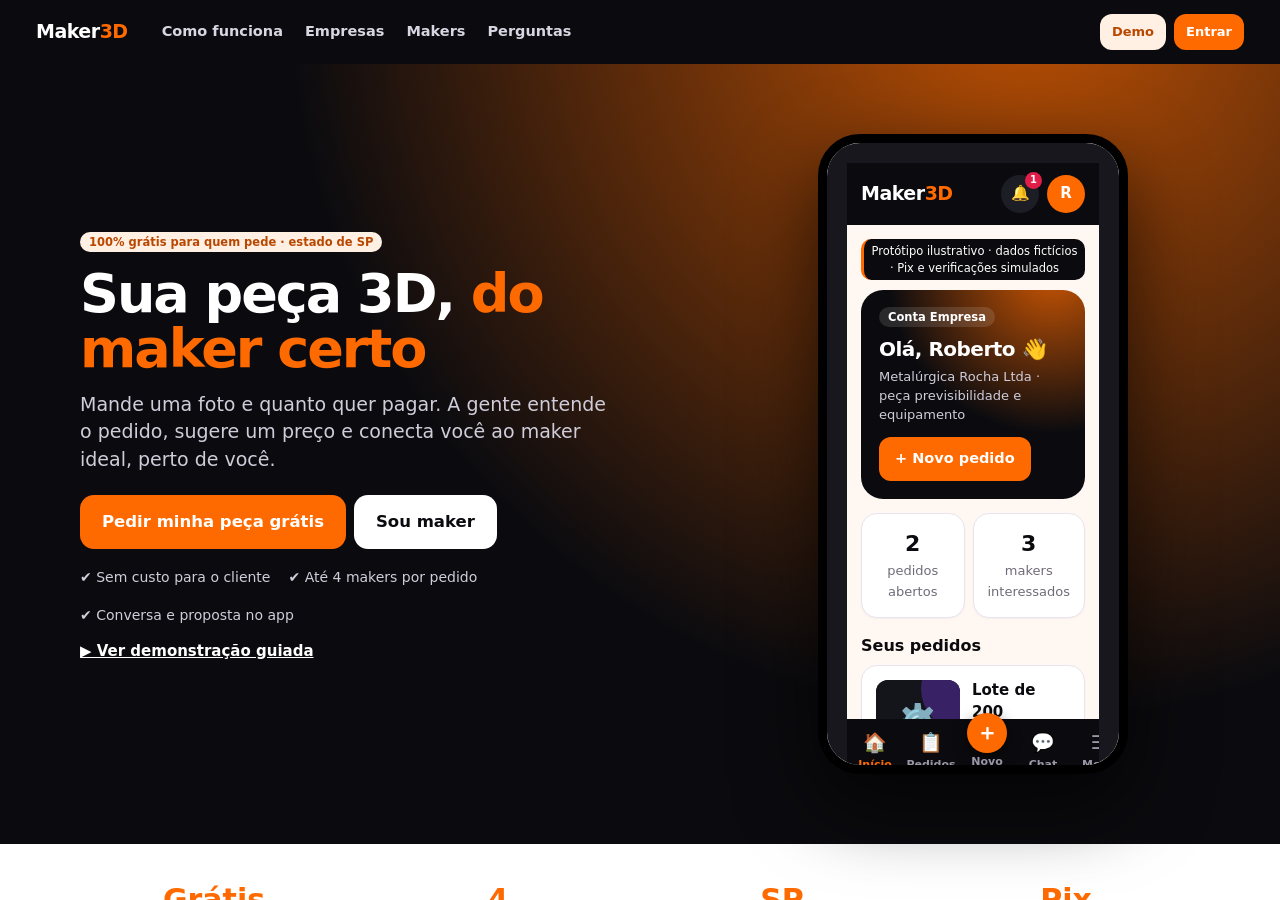
<file: index.html>
<!doctype html>
<html lang="pt-BR">
<head>
<meta charset="utf-8">
<meta name="viewport" content="width=device-width,initial-scale=1,viewport-fit=cover">
<meta name="theme-color" content="#0b0b0f">
<meta name="description" content="Protótipo de marketplace de impressão 3D: conecte clientes e makers.">
<title>Maker3D Protótipo</title>
<link rel="manifest" href="manifest.json">
<link rel="icon" href="icon.svg" type="image/svg+xml">
<link rel="apple-touch-icon" href="icon.svg">
<link rel="stylesheet" href="style.css">
</head>
<body class="public">
<div id="stage">
  <aside id="side"></aside>
  <div id="phone"><header id="top"></header><main id="app"></main><nav id="bar"></nav></div>
</div>
<div id="toast" role="status"></div><div id="modal"></div>
<script src="core.js"></script>
<script src="data.js"></script>
<script src="views_public.js"></script>
<script src="views_client.js"></script>
<script src="views_maker.js"></script>
<script src="views_admin.js"></script>
<script src="views_site.js"></script>
<script src="boot.js"></script>
</body>
</html>
</file>
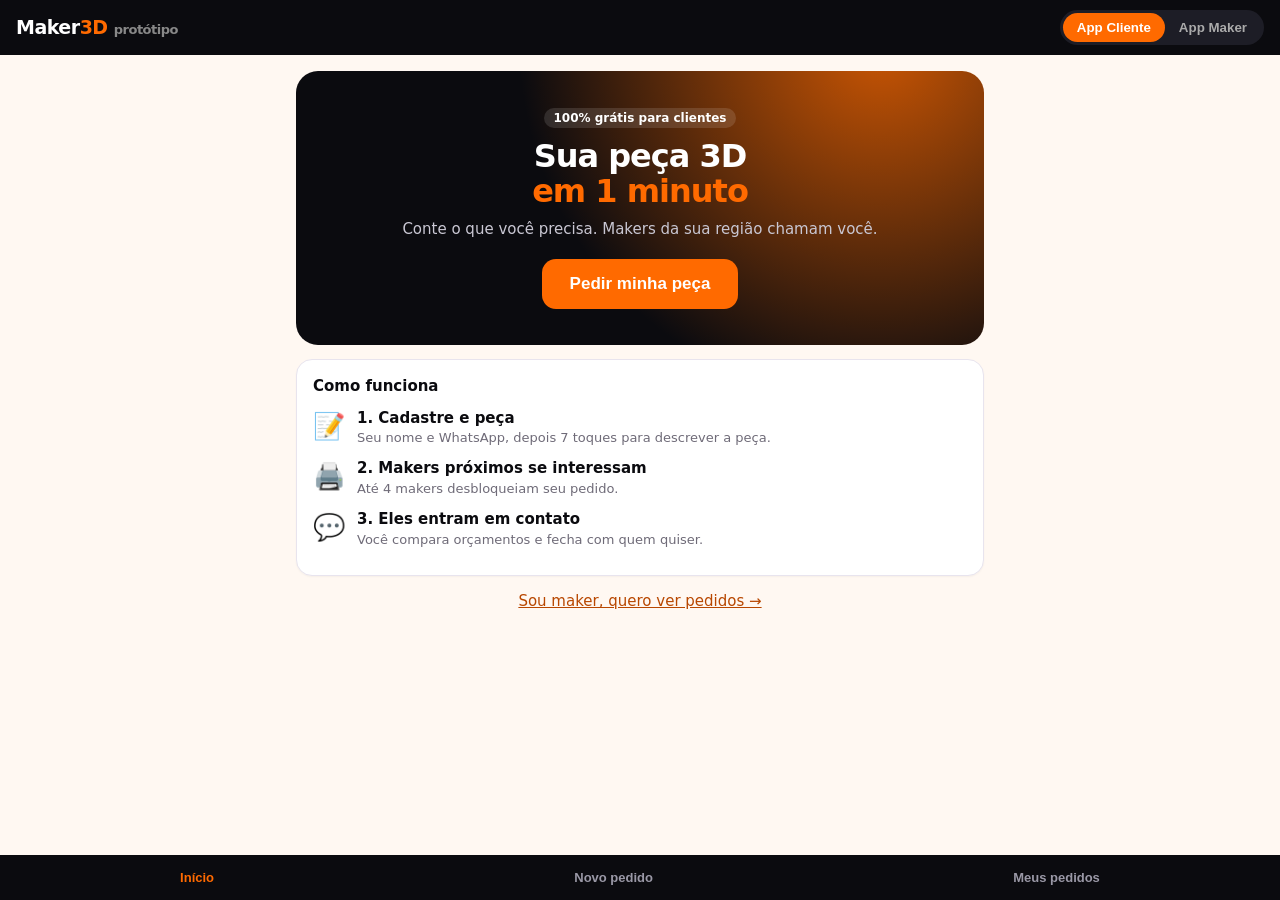
<file: v1-prototipo-simples/index.html>
<!doctype html>
<html lang="pt-BR">
<head>
<meta charset="utf-8">
<meta name="viewport" content="width=device-width,initial-scale=1">
<title>Maker3D Protótipo</title>
<style>
:root,body.client{--pri:#ff6a00;--pri2:#fff0e3;--priInk:#b84700;--bg:#fff8f2}
body.maker{--pri:#7c3aed;--pri2:#f0e8ff;--priInk:#5b21b6;--bg:#f7f4ff}
:root{--card:#fff;--ink:#0b0b0f;--mut:#6f6b78;--line:#e8e4ee;--bad:#d93a3a}
*{box-sizing:border-box}body{margin:0;background:var(--bg);color:var(--ink);font:15px/1.45 system-ui,Segoe UI,sans-serif;padding-bottom:80px;transition:background .3s}
header{position:sticky;top:0;z-index:5;background:#0b0b0f;color:#fff;padding:10px 16px;display:flex;gap:10px;align-items:center;flex-wrap:wrap}
.logo{font-weight:800;font-size:19px;letter-spacing:-.5px}.logo b{color:var(--pri)}.logo .mut{color:#888}
.sw{display:flex;background:#1d1d26;border-radius:99px;padding:3px;margin-left:auto}
.sw button{border:0;background:none;color:#aaa;padding:7px 14px;border-radius:99px;font-weight:700;cursor:pointer}
.sw button.on{background:var(--pri);color:#fff}
.coin{background:var(--pri);color:#fff;font-weight:800;padding:5px 12px;border-radius:99px}
main{max-width:720px;margin:0 auto;padding:16px}
h2{margin:6px 0 14px;font-size:24px;letter-spacing:-.5px}h3{margin:18px 0 8px}
.card{background:var(--card);border:1px solid var(--line);border-radius:16px;padding:16px;margin-bottom:12px;box-shadow:0 1px 2px rgba(0,0,0,.04)}
.row{display:flex;gap:8px;flex-wrap:wrap;align-items:center}.sp{justify-content:space-between}
.tag{font-size:12px;font-weight:700;background:var(--pri2);color:var(--priInk);padding:3px 10px;border-radius:99px}
.tag.ok{background:#0b0b0f;color:#fff}.tag.bad{background:#fde3e3;color:var(--bad)}.tag.warn{background:var(--pri2);color:var(--priInk)}
.mut{color:var(--mut);font-size:13px}
button.b{background:var(--pri);color:#fff;border:0;border-radius:12px;padding:11px 18px;font-weight:800;cursor:pointer;font-size:15px;transition:transform .1s,filter .15s}
button.b:hover{filter:brightness(1.08)}button.b:active{transform:scale(.97)}
button.b.s{background:var(--pri2);color:var(--priInk)}button.b.r{background:#fde3e3;color:var(--bad)}button.b.g{background:#0b0b0f;color:#fff}
button.b.big{padding:15px 28px;font-size:17px;border-radius:14px}button.b:disabled{opacity:.45}
label{display:block;font-weight:700;font-size:13px;margin:10px 0 4px}
input,select,textarea{width:100%;padding:11px;border:2px solid var(--line);border-radius:12px;background:#fff;color:var(--ink);font:inherit;outline:0}
input:focus,select:focus,textarea:focus{border-color:var(--pri)}
.g2{display:grid;grid-template-columns:1fr 1fr;gap:10px}
nav{position:fixed;bottom:0;left:0;right:0;background:#0b0b0f;display:flex;justify-content:space-around;padding:6px 0;z-index:5}
nav button{background:none;border:0;color:#9a98a6;font-weight:700;padding:9px 10px;cursor:pointer;font-size:13px}nav button.on{color:var(--pri)}
.hero{background:radial-gradient(circle at 85% -10%,var(--pri) -15%,transparent 55%),#0b0b0f;color:#fff;border-radius:22px;padding:36px 22px;text-align:center;margin-bottom:14px}
.hero h1{font-size:32px;line-height:1.1;margin:10px 0;letter-spacing:-1px}.hero h1 span{color:var(--pri)}
.hero p{color:#c9c7d3;margin:0 0 18px}.hero .tag{background:#ffffff1f;color:#fff}
.hero.sm{text-align:left;padding:20px}.hero.sm h2{margin:0;font-size:22px}
.chips{display:flex;gap:8px;flex-wrap:wrap}.chip{display:inline-block;margin:0;border:2px solid var(--line);background:#fff;border-radius:99px;padding:9px 15px;font-weight:700;cursor:pointer;font-size:14px}
.chip:has(input:checked){border-color:var(--pri);background:var(--pri2);color:var(--priInk)}
.step{display:flex;gap:9px;align-items:center;font-weight:800;margin:18px 0 8px}
.step i{background:var(--pri);color:#fff;border-radius:50%;width:24px;height:24px;display:grid;place-items:center;font-style:normal;font-size:13px;flex:none}
.how{display:flex;gap:12px;align-items:flex-start;margin:10px 0}.how .ic{font-size:26px}
.lock{filter:blur(5px);user-select:none}
#toast{position:fixed;left:50%;bottom:90px;transform:translateX(-50%);background:#0b0b0f;color:#fff;padding:10px 18px;border-radius:99px;opacity:0;transition:.25s;pointer-events:none;z-index:9;border:2px solid var(--pri)}#toast.on{opacity:1}
.pack{display:flex;justify-content:space-between;align-items:center}
a{color:var(--priInk)}
</style>
</head>
<body>
<header>
  <div class="logo">Maker<b>3D</b> <span class="mut">protótipo</span></div>
  <span id="coin" class="coin" style="display:none"></span>
  <div class="sw"><button id="swC">App Cliente</button><button id="swM">App Maker</button></div>
</header>
<main id="app"></main>
<nav id="nav"></nav>
<div id="toast"></div>
<script>
const KEY='m3d_v2';
const $=s=>document.querySelector(s);
const esc=s=>String(s??'').replace(/[&<>"]/g,c=>({'&':'&amp;','<':'&lt;','>':'&gt;','"':'&quot;'}[c]));
const brl=n=>'R$ '+Number(n).toFixed(0);
const FIN={unica:'Cor única',multi:'Multicolorido',pintado:'Aceita pintado'};
const BASE=[150,250,400]; // moedinhas por desbloqueio (até R$100 / até R$400 / acima)
const MOD_DISC=0.7; // modelador paga 70%
const fm=n=>'R$ '+Number(n).toFixed(2).replace('.',',');
const packs=()=>[{t:500,p:S.firstBuy?50:34.9,n:S.firstBuy?'Pacote 500':'Primeira compra',first:!S.firstBuy},{t:1100,p:100,n:'Pacote 1100 (+10%)'},{t:2800,p:250,n:'Pacote 2800 (+12%)'}];

function seed(){
  const d=n=>{const x=new Date();x.setDate(x.getDate()+n);return x.toISOString().slice(0,10)};
  const mk=(id,client,phone,title,desc,mat,qty,fin,days,min,max,cep,unl,files)=>({id,client,phone,title,desc,material:mat,qty,finish:fin,deadline:d(days),min,max,cep,unlocks:unl,max_unl:4,status:'aberto',mine:false,files,demand:files.length?'arquivo':'modelagem'});
  return {
    role:'client',view:{client:'home',maker:'board'},
    orders:[
      mk(1,'Carlos Mendes','11999990001','Suporte de headset','Suporte para mesa, altura 25cm.','PLA',2,'unica',10,30,80,'13015-000',1,['suporte.stl']),
      mk(2,'Ana Paula Souza','11988880002','Miniaturas RPG (8 unid.)','Preciso modelar e imprimir 8 miniaturas de heróis, pintadas.','Resina',8,'pintado',20,250,400,'13010-100',0,[]),
      mk(3,'Metalúrgica Rocha','11977770003','Lote 200 engates plásticos','Peça técnica em ABS, lote para linha de montagem.','ABS',200,'unica',30,1200,2000,'13050-200',2,['engate.step','desenho.pdf']),
      mk(4,'Julia Ramos','11966660004','Vaso geométrico multicolorido','Vaso decorativo, 3 cores.','PETG',1,'multi',7,60,100,'13020-300',3,['vaso.stl']),
      mk(5,'Pedro Alves','11955550005','Peça de reposição lavadora','Tenho foto da peça quebrada, preciso copiar e imprimir.','Não sei',1,'unica',12,40,90,'13035-400',0,['foto.jpg'])
    ],
    unlocks:[], tokens:0, firstBuy:false, history:[],
    maker:{type:'impressor',name:'Meu Estúdio 3D',cep:'13015-500',raio:30,printers:['FDM','Resina'],volume:'256x256x256',materials:['PLA','PETG','ABS'],multi:true,paint:true,model:false,bio:''},
    client:{name:'Cliente Teste',phone:'11900000000'}
  };
}
let S; try{S=JSON.parse(localStorage.getItem(KEY))}catch(e){} if(!S||!S.orders)S=seed();
S.chats=S.chats||{};S.freeUsed=S.freeUsed||false;
const save=()=>{try{localStorage.setItem(KEY,JSON.stringify(S))}catch(e){}};
function toast(m){const t=$('#toast');t.textContent=m;t.classList.add('on');setTimeout(()=>t.classList.remove('on'),2200)}

// ---------- regras ----------
const cost=o=>Math.round(BASE[o.max<=100?0:o.max<=400?1:2]*(S.maker.type==='modelador'?MOD_DISC:1));
const status=o=>o.status!=='aberto'?o.status:(o.unlocks>=o.max_unl?'lotado':(o.deadline<new Date().toISOString().slice(0,10)?'expirado':'aberto'));
const dist=(a,b)=>{const x=parseInt(String(a).replace(/\D/g,'').slice(0,5)||0),y=parseInt(String(b).replace(/\D/g,'').slice(0,5)||0);return Math.max(1,Math.round(Math.abs(x-y)/12))}; // estimativa fake (produção: ViaCEP + Maps)
const isUnl=id=>S.unlocks.find(u=>u.order===id&&!u.refunded);
const addHist=(t,v)=>S.history.unshift({t,v,d:new Date().toISOString()});
const fdate=s=>s.split('-').reverse().join('/');

// ---------- navegação ----------
function setRole(r){S.role=r;save();render()}
function go(v){if(S.role==='client'&&(v==='new'||v==='mine')&&!S.client.reg)v='signup';S.view[S.role]=v;save();render()}
$('#swC').onclick=()=>setRole('client');$('#swM').onclick=()=>setRole('maker');

function render(){
  const r=S.role,v=S.view[r];document.body.className=r;
  $('#swC').classList.toggle('on',r==='client');$('#swM').classList.toggle('on',r==='maker');
  const c=$('#coin');c.style.display=r==='maker'?'':'none';c.textContent='🪙 '+S.tokens;
  const tabs=r==='client'?[['home','Início'],['new','Novo pedido'],['mine','Meus pedidos']]:[['board','Mural'],['contracts','Contratos'],['wallet','Carteira'],['profile','Perfil']];
  $('#nav').innerHTML=tabs.map(([k,l])=>`<button class="${k===v?'on':''}" onclick="go('${k}')">${l}</button>`).join('');
  $('#app').innerHTML=(V[r+'_'+v]||(()=>'Em construção'))();
  window.scrollTo(0,0);
}
const V={};

// ================= APP CLIENTE =================
const chips=(name,opts,def)=>`<div class="chips">`+opts.map(([v,l])=>`<label class="chip"><input type="radio" name="${name}" value="${v}" ${v===def?'checked':''} hidden>${l}</label>`).join('')+`</div>`;
V.client_home=()=>`<div class="hero"><span class="tag">100% grátis para clientes</span><h1>Sua peça 3D<br><span>em 1 minuto</span></h1><p>Conte o que você precisa. Makers da sua região chamam você.</p>
<button class="b big" onclick="go('new')">Pedir minha peça</button></div>
${S.client.reg?`<div class="card row sp"><div>👋 Olá, <b>${esc(S.client.name.split(' ')[0])}</b><div class="mut">${S.orders.filter(o=>o.mine).length} pedido(s) seu(s)</div></div><div class="row"><button class="b s" onclick="go('mine')">Meus pedidos</button><button class="b s" onclick="go('signup')">Meus dados</button></div></div>`:''}
<div class="card"><b>Como funciona</b>
<div class="how"><span class="ic">📝</span><div><b>1. Cadastre e peça</b><div class="mut">Seu nome e WhatsApp, depois 7 toques para descrever a peça.</div></div></div>
<div class="how"><span class="ic">🖨️</span><div><b>2. Makers próximos se interessam</b><div class="mut">Até 4 makers desbloqueiam seu pedido.</div></div></div>
<div class="how"><span class="ic">💬</span><div><b>3. Eles entram em contato</b><div class="mut">Você compara orçamentos e fecha com quem quiser.</div></div></div></div>
<p style="text-align:center"><a href="#" onclick="setRole('maker');return false">Sou maker, quero ver pedidos →</a></p>`;
V.client_signup=()=>{const c=S.client;return `<h2>${c.reg?'Meus dados':'Cadastro rápido'}</h2><div class="card"><form onsubmit="return saveReg(event)">
<label>Seu nome</label><input name="name" required value="${esc(c.reg?c.name:'')}" placeholder="Maria Silva">
<label>WhatsApp (com DDD)</label><input name="phone" required inputmode="tel" value="${esc(c.reg?c.phone:'')}" placeholder="11999999999">
<label>E-mail (opcional)</label><input name="email" type="email" value="${esc(c.email||'')}" placeholder="voce@email.com">
<p class="mut">🔒 Seus dados de contato ficam escondidos. Só os makers que desbloquearem seu pedido conseguem ver.</p>
<button class="b big" style="width:100%">${c.reg?'Salvar':'Continuar'}</button></form></div>`};
function saveReg(e){e.preventDefault();const f=new FormData(e.target),first=!S.client.reg;
  S.client={name:f.get('name'),phone:f.get('phone'),email:f.get('email'),reg:true};save();toast(first?'Cadastro feito!':'Dados salvos');go(first?'new':'home');return false}
V.client_new=()=>`<h2>O que você precisa?</h2><div class="card"><form onsubmit="return newOrder(event)">
<div class="step" style="margin-top:0"><i>1</i>Descreva a peça</div>
<input name="title" required maxlength="60" placeholder="Ex: Suporte de celular para carro">
<textarea name="desc" rows="2" placeholder="Medidas, uso, detalhes… (opcional)" style="margin-top:8px"></textarea>
<div class="step"><i>2</i>Você tem o arquivo 3D?</div>${chips('demand',[['arquivo','📁 Tenho o arquivo'],['modelagem','✏️ Preciso criar o modelo']],'arquivo')}
<div class="step"><i>3</i>Material</div>${chips('material',[['PLA','PLA'],['PETG','PETG'],['ABS','ABS'],['Resina','Resina'],['Não sei','Não sei']],'Não sei')}
<div class="step"><i>4</i>Acabamento</div>${chips('finish',[['unica','Cor única'],['multi','Multicolorido'],['pintado','Aceito pintado']],'unica')}
<div class="step"><i>5</i>Quanto pretende gastar?</div>${chips('bud',[['20-100','Até R$100'],['100-400','R$100–400'],['400-1000','R$400–1.000'],['1000-5000','Acima de R$1.000']],'20-100')}
<div class="step"><i>6</i>Para quando?</div>${chips('days',[['3','Urgente (3 dias)'],['7','1 semana'],['15','15 dias'],['30','1 mês']],'15')}
<div class="step"><i>7</i>Onde você está?</div>
<div class="g2"><input name="cep" required placeholder="CEP 00000-000" maxlength="9" inputmode="numeric"><input name="qty" type="number" min="1" value="1" placeholder="Quantidade"></div>
<label>Foto ou arquivo (opcional)</label><input name="files" type="file" multiple>
<div class="card" style="background:var(--pri2);border:0;margin:16px 0 12px">📱 Os makers vão falar com você pelo contato do seu cadastro: <b>${esc(S.client.phone)}</b>. Fica escondido até eles desbloquearem.</div>
<button class="b big" style="width:100%">Publicar grátis</button></form></div>`;
function newOrder(e){e.preventDefault();const f=new FormData(e.target),[min,max]=f.get('bud').split('-').map(Number),d=new Date();d.setDate(d.getDate()+ +f.get('days'));
  const files=[...e.target.files.files].map(x=>x.name);
  S.orders.unshift({id:Date.now(),client:S.client.name,phone:S.client.phone,email:S.client.email,title:f.get('title'),desc:f.get('desc')||'(sem descrição extra)',demand:f.get('demand'),material:f.get('material'),qty:+f.get('qty')||1,finish:f.get('finish'),deadline:d.toISOString().slice(0,10),min,max,cep:f.get('cep'),unlocks:0,max_unl:4,status:'aberto',mine:true,files});
  save();toast('Pedido publicado! 🎉');go('mine');return false}
V.client_mine=()=>{const l=S.orders.filter(o=>o.mine);
  return `<h2>Meus pedidos</h2>`+(l.length?l.map(o=>{const st=status(o);return `<div class="card"><div class="row sp"><b>${esc(o.title)}</b><span class="tag ${st==='aberto'?'ok':st==='fechado'?'':'warn'}">${st}</span></div>
  <div class="mut">${esc(o.material)} · ${FIN[o.finish]} · ${brl(o.min)}–${brl(o.max)} · prazo ${fdate(o.deadline)}</div>
  <p><b>${o.unlocks}/${o.max_unl}</b> makers desbloquearam seu contato</p>${chatHtml(o.id,'client')}
  <div class="row">${o.status==='aberto'?`<button class="b g" onclick="closeOrder(${o.id})">Contrato fechado / Encerrar</button>`:''}
  ${st==='aberto'?`<button class="b s" onclick="fakeUnlock(${o.id})">Demo: outro maker desbloqueia</button>`:''}
  <button class="b r" onclick="delOrder(${o.id})">Excluir</button></div></div>`}).join(''):`<div class="card mut">Você ainda não publicou nenhum pedido.</div><button class="b" onclick="go('new')">Criar pedido</button>`)};
function closeOrder(id){const o=S.orders.find(x=>x.id===id);o.status='fechado';save();toast('Anúncio encerrado');render()}
function delOrder(id){if(!confirm('Excluir este pedido?'))return;S.orders=S.orders.filter(x=>x.id!==id);save();render()}
function fakeUnlock(id){const o=S.orders.find(x=>x.id===id);if(o.unlocks<o.max_unl)o.unlocks++;save();toast(o.unlocks>=o.max_unl?'Pedido lotado':'Um maker desbloqueou');render()}

// ================= APP MAKER =================
let flt={mat:'',fin:'',sort:'new'};
V.maker_board=()=>{
  let l=S.orders.filter(o=>status(o)==='aberto'&&!isUnl(o.id)&&(S.maker.type!=='modelador'||o.demand==='modelagem'));
  if(flt.mat)l=l.filter(o=>o.material===flt.mat);if(flt.fin)l=l.filter(o=>o.finish===flt.fin);
  if(flt.sort==='dist')l.sort((a,b)=>dist(a.cep,S.maker.cep)-dist(b.cep,S.maker.cep));
  if(flt.sort==='val')l.sort((a,b)=>b.max-a.max);
  return `<div class="hero sm"><h2>Pedidos perto de você</h2><p style="margin:4px 0 0">Desbloqueie e fale direto com o cliente.</p></div><div class="g2" style="margin-bottom:12px">
  <select onchange="flt.mat=this.value;render()"><option value="">Todo material</option>${['PLA','PETG','ABS','Resina'].map(m=>`<option ${flt.mat===m?'selected':''}>${m}</option>`).join('')}</select>
  <select onchange="flt.sort=this.value;render()"><option value="new">Mais novos</option><option value="dist" ${flt.sort==='dist'?'selected':''}>Mais perto</option><option value="val" ${flt.sort==='val'?'selected':''}>Maior valor</option></select></div>`
  +(l.length?l.map(o=>{const c=cost(o),d=dist(o.cep,S.maker.cep);return `<div class="card"><div class="row sp"><b>${esc(o.title)}</b>${o.mine?'<span class="tag warn">seu anúncio (teste)</span>':''}</div>
  <p class="mut" style="margin:4px 0">${esc(o.desc.slice(0,90))}${o.desc.length>90?'…':''}</p>
  <div class="row"><span class="tag">${esc(o.material)}</span><span class="tag">${FIN[o.finish]}</span><span class="tag">${o.qty} un.</span><span class="tag">📍 ~${d} km</span></div>
  <div class="mut" style="margin:8px 0">Valor ${brl(o.min)}–${brl(o.max)} · prazo ${fdate(o.deadline)} · vagas ${o.max_unl-o.unlocks}/${o.max_unl}</div>
  <div class="mut lock">👤 Nome do cliente · 📱 (11) 9•••• ••••</div>
  ${!S.freeUsed&&!S.firstBuy&&c<=150?`<button class="b g" style="width:100%;margin-top:8px" onclick="unlock(${o.id},true)">🎁 Desbloquear GRÁTIS (1º contato · só chat no app)</button><div class="mut" style="text-align:center;margin-top:4px">ou <a href="#" onclick="unlock(${o.id});return false">pague ${c} 🪙 e libere o WhatsApp</a></div>`:`<button class="b" style="width:100%;margin-top:8px" onclick="unlock(${o.id})">🪙 Desbloquear por ${c} moedinhas</button>`}</div>`}).join(''):'<div class="card mut">Nenhum pedido com esses filtros.</div>');
};
function unlock(id,free){const o=S.orders.find(x=>x.id===id),c=cost(o);
  if(status(o)!=='aberto'){toast('Pedido não está mais disponível');return render()}
  if(free){if(S.freeUsed||S.firstBuy||c>150){toast('Desbloqueio grátis só para contas novas');return}
    S.freeUsed=true;o.unlocks++;S.unlocks.push({order:id,paid:0,free:true,date:new Date().toISOString(),refunded:false});
    addHist('Desbloqueio GRÁTIS (só chat): '+o.title,0);save();toast('Desbloqueado grátis! Fale com o cliente pelo chat');S.view.maker='contracts';S.open=id;render();return}
  if(S.tokens<c){if(confirm(`Faltam moedinhas (precisa ${c}, tem ${S.tokens}). Ir para a carteira?`))go('wallet');return}
  S.tokens-=c;o.unlocks++;S.unlocks.push({order:id,paid:c,free:false,date:new Date().toISOString(),refunded:false});
  addHist('Desbloqueio: '+o.title,-c);save();toast('Contrato desbloqueado!');S.view.maker='contracts';S.open=id;render()}
function upgrade(id){const o=S.orders.find(x=>x.id===id),u=S.unlocks.find(x=>x.order===id),c=cost(o);
  if(S.tokens<c){if(confirm(`Faltam moedinhas (precisa ${c}, tem ${S.tokens}). Ir para a carteira?`))go('wallet');return}
  S.tokens-=c;u.free=false;u.paid=c;addHist('Contato completo: '+o.title,-c);save();toast('Contato completo liberado!');render()}
// chat: contato só pelo app, telefone bloqueado
const blocked=t=>/(\d[\s.\-()]*){8,}/.test(t)||/\S+@\S+/.test(t)||/(wa\.me|whats|zap|wpp|telegram|insta|ligue|liga pra)/i.test(t);
function chatHtml(id,as){const t=S.chats[id]||[];
  return `<div style="margin-top:10px"><div class="mut"><b>💬 Chat no app</b> · ${as==='maker'&&S.firstBuy?'você já pode enviar seu contato':'telefones e contatos externos são bloqueados'}</div>
  <div style="max-height:200px;overflow:auto;padding:6px 0">${t.map(m=>`<div style="text-align:${m.from===as?'right':'left'};margin:3px 0"><span class="tag ${m.from===as?'':'warn'}" style="white-space:normal;display:inline-block;font-weight:500;text-align:left">${esc(m.text)}</span></div>`).join('')||'<div class="mut">Sem mensagens ainda.</div>'}</div>
  ${as==='client'&&!t.length?'':`<div class="row"><input id="ci_${as}_${id}" placeholder="Escreva uma mensagem..." style="flex:1" onkeydown="if(event.key==='Enter')sendMsg(${id},'${as}')"><button class="b" onclick="sendMsg(${id},'${as}')">Enviar</button></div>`}</div>`}
function sendMsg(id,as){const el=$('#ci_'+as+'_'+id),text=el.value.trim();if(!text)return;
  if(blocked(text)&&!(as==='maker'&&S.firstBuy)){
    if(as==='maker'){const p=packs()[0];if(!confirm(`🚫 Para enviar seu número/contato no chat você precisa liberar o contato externo comprando o pacote mínimo: ${p.t} 🪙 por ${fm(p.p)} (Pix simulado). Comprar agora e enviar?`))return;
      S.firstBuy=true;S.tokens+=p.t;addHist('Compra '+p.n+' (liberou contato externo)',p.t);toast('Contato externo liberado! +'+p.t+' 🪙')}
    else{toast('🚫 Número/contato externo bloqueado. Converse pelo app.');return}}
  (S.chats[id]=S.chats[id]||[]).push({from:as,text,t:Date.now()});save();render();
  const o=S.orders.find(x=>x.id===id);
  if(as==='maker'&&o&&!o.mine)setTimeout(()=>{S.chats[id].push({from:'client',text:'Olá! Pode me passar o orçamento e o prazo?',t:Date.now()});save();if(S.role==='maker'&&S.view.maker==='contracts')render()},1500)}
V.maker_contracts=()=>{const l=S.unlocks.slice().reverse();
  return `<h2>Meus contratos</h2>`+(l.length?l.map(u=>{const o=S.orders.find(x=>x.id===u.order);if(!o)return '';const c=cost(o);
  const wa='https://wa.me/55'+o.phone.replace(/\D/g,'')+'?text='+encodeURIComponent('Olá '+o.client+', vi seu pedido "'+o.title+'" no Maker3D. Posso te ajudar!');
  return `<div class="card" ${S.open===o.id?'style="border-color:var(--pri)"':''}><div class="row sp"><b>${esc(o.title)}</b>${u.refunded?'<span class="tag bad">estornado</span>':u.free?'<span class="tag warn">grátis · só chat</span>':`<span class="tag ok">pago ${u.paid} 🪙</span>`}</div>
  <p class="mut" style="margin:4px 0">${esc(o.desc)}</p><div class="row"><span class="tag">${esc(o.material)}</span><span class="tag">${FIN[o.finish]}</span><span class="tag">${o.qty} un.</span><span class="tag">${brl(o.min)}–${brl(o.max)}</span><span class="tag">prazo ${fdate(o.deadline)}</span></div>
  <div class="card" style="background:var(--pri2);margin:10px 0 0">
  ${u.free?`<div>👤 <b>${esc(o.client.split(' ')[0])}</b></div><div class="mut">📱 Telefone, WhatsApp e arquivos só no desbloqueio completo. Por enquanto, converse pelo chat.</div><button class="b" style="margin-top:6px" onclick="upgrade(${o.id})">Liberar contato completo · ${c} 🪙</button>`
  :`<div>👤 <b>${esc(o.client)}</b></div><div>📱 ${esc(o.phone)} · CEP ${esc(o.cep)}</div>${o.email?`<div>✉️ ${esc(o.email)}</div>`:''}
  <div class="mut">Arquivos: ${o.files.length?o.files.map(f=>`<a href="#" onclick="toast('Download simulado: ${esc(f)}');return false">📎 ${esc(f)}</a>`).join(' '):'nenhum anexado'}</div>
  <div class="row" style="margin-top:8px"><a href="${wa}" target="_blank"><button class="b g">Chamar no WhatsApp</button></a>${u.refunded?'':`<button class="b r" onclick="report(${o.id})">Reportar lead inválido</button>`}</div>`}
  ${chatHtml(o.id,'maker')}</div></div>`}).join(''):`<div class="card mut">Você ainda não desbloqueou nada.</div><button class="b" onclick="go('board')">Ver mural</button>`)};
function report(id){if(!confirm('Reportar lead inválido? (número falso, arquivo corrompido…) Na versão real, a equipe analisa antes do estorno.'))return;
  const u=S.unlocks.find(x=>x.order===id);u.refunded=true;S.tokens+=u.paid;addHist('Estorno (lead inválido)',u.paid);save();toast('Moedinhas estornadas (simulação)');render()}
V.maker_wallet=()=>`<h2>Carteira</h2><div class="card" style="text-align:center"><div class="mut">Saldo</div><div style="font-size:40px;font-weight:800">🪙 ${S.tokens}</div><div class="mut">Desbloqueio: ${cost({max:50})} 🪙 (até R$100) · ${cost({max:300})} 🪙 (R$100–400) · ${cost({max:900})} 🪙 (acima de R$400)<br>Conta: <b>${S.maker.type==='modelador'?'Modelador (preço reduzido)':'Impressor'}</b></div></div>
<h3>Comprar moedinhas (Pix simulado)</h3>${S.firstBuy?'':'<div class="card" style="background:#fff3cf;color:#8a5a00"><b>Oferta de primeira compra:</b> 500 🪙 por R$ 34,90 (depois, mínimo R$ 50,00)</div>'}${packs().map((p,i)=>`<div class="card pack"><div><b>${p.n}</b><div class="mut">${p.t} 🪙 · ${Math.floor(p.t/BASE[0])} desbloqueios de pedidos pequenos</div></div><button class="b" onclick="buy(${i})">${fm(p.p)} Pix</button></div>`).join('')}
<h3>Histórico</h3>${S.history.map(h=>`<div class="card row sp"><div>${esc(h.t)}<div class="mut">${new Date(h.d).toLocaleString('pt-BR')}</div></div><b style="color:${h.v>0?'var(--ok)':'var(--bad)'}">${h.v>0?'+':''}${h.v} 🪙</b></div>`).join('')}
<button class="b s" onclick="resetAll()">Reiniciar protótipo</button>`;
function buy(i){const p=packs()[i];if(!confirm(`Pagar ${fm(p.p)} via Pix? (simulado, nada é cobrado)`))return;S.firstBuy=true;S.tokens+=p.t;addHist('Compra '+p.n,p.t);save();toast('+'+p.t+' moedinhas!');render()}
function resetAll(){if(!confirm('Apagar tudo e recomeçar?'))return;localStorage.removeItem(KEY);S=seed();render()}
V.maker_profile=()=>{const m=S.maker;return `<h2>Perfil técnico</h2><div class="card"><form onsubmit="return saveProf(event)">
<label>Tipo de conta</label><select name="type"><option value="impressor" ${m.type==='impressor'?'selected':''}>Impressor (imprime peças — vê todos os pedidos)</option><option value="modelador" ${m.type==='modelador'?'selected':''}>Modelador / criador de modelos (preço reduzido — só pedidos de modelagem)</option></select>
<label>Nome do estúdio</label><input name="name" value="${esc(m.name)}">
<div class="g2"><div><label>CEP</label><input name="cep" value="${esc(m.cep)}"></div><div><label>Raio (km)</label><input name="raio" type="number" value="${m.raio}"></div></div>
<label>Impressoras (separe por vírgula)</label><input name="printers" value="${esc(m.printers.join(', '))}">
<label>Mesa máx. X×Y×Z (mm)</label><input name="volume" value="${esc(m.volume)}">
<label>Materiais</label><input name="materials" value="${esc(m.materials.join(', '))}">
<label><input type="checkbox" name="multi" ${m.multi?'checked':''} style="width:auto"> Faz impressão multicolorida (AMS/MMU)</label>
<label><input type="checkbox" name="paint" ${m.paint?'checked':''} style="width:auto"> Faz pintura / acabamento</label>
<label><input type="checkbox" name="model" ${m.model?'checked':''} style="width:auto"> Faz modelagem 3D</label>
<label>Bio</label><textarea name="bio" rows="2">${esc(m.bio)}</textarea>
<button class="b" style="width:100%;margin-top:10px">Salvar perfil</button></form></div>`};
function saveProf(e){e.preventDefault();const f=new FormData(e.target),l=s=>f.get(s).split(',').map(x=>x.trim()).filter(Boolean);
  S.maker={type:f.get('type'),name:f.get('name'),cep:f.get('cep'),raio:+f.get('raio'),printers:l('printers'),volume:f.get('volume'),materials:l('materials'),multi:!!f.get('multi'),paint:!!f.get('paint'),model:!!f.get('model'),bio:f.get('bio')};
  save();toast('Perfil salvo');return false}

render();
</script>
</body>
</html>
</file>
<file: style.css>
:root{--ink:#0b0b0f;--card:#fff;--mut:#6f6b78;--line:#e8e4ee;--bad:#d93a3a;--ok:#12a150;--pri:#ff6a00;--pri2:#fff0e3;--priInk:#b84700;--bg:#fff8f2}
body.maker,body.admin{--pri:#7c3aed;--pri2:#f0e8ff;--priInk:#5b21b6;--bg:#f7f4ff}
*{box-sizing:border-box}
html,body{margin:0;height:100%}
body{background:#17171d;color:var(--ink);font:15px/1.45 system-ui,Segoe UI,sans-serif}
a{color:var(--priInk)}
button{font:inherit}
/* palco: painel lateral + celular */
#stage{min-height:100%;display:flex;gap:40px;align-items:center;justify-content:center;padding:20px}
#side{width:340px;color:#fff;display:none}
#side h1{font-size:34px;margin:0 0 6px;letter-spacing:-1px}#side h1 b{color:var(--pri)}
#side p{color:#b9b7c5;margin:6px 0 14px}
#side .pbtn{display:block;width:100%;text-align:left;background:#23232d;color:#fff;border:2px solid transparent;border-radius:12px;padding:10px 14px;margin:6px 0;cursor:pointer;font-weight:700}
#side .pbtn:hover,#side .pbtn.on{border-color:var(--pri)}
#side .tourbox{background:#23232d;border-radius:14px;padding:14px;margin-top:14px;border-left:4px solid var(--pri)}
#side small{color:#8d8a9c}
#phone{width:100%;max-width:100%;height:100vh;background:var(--bg);display:flex;flex-direction:column;overflow:hidden;position:relative}
@media(min-width:900px){#side{display:block}#phone{width:410px;height:min(860px,calc(100vh - 40px));border-radius:42px;border:10px solid #000;box-shadow:0 30px 80px #000a}}
#stage.nostage{padding:0}
#top{display:flex;align-items:center;justify-content:space-between;background:#0b0b0f;color:#fff;padding:12px 14px;flex:none}
.logo{font-weight:800;font-size:19px;letter-spacing:-.5px;color:#fff;text-decoration:none}.logo b{color:var(--pri)}
.hr{display:flex;gap:8px;align-items:center}
.ib{background:#1d1d26;border:0;color:#fff;border-radius:50%;width:38px;height:38px;cursor:pointer;position:relative;font-weight:800}
.ib.av{background:var(--pri)}.dot{position:absolute;top:-3px;right:-3px;background:#e11d48;color:#fff;border-radius:99px;font-size:10px;font-style:normal;padding:1px 5px}
#app{flex:1;overflow-y:auto;padding:14px;scroll-behavior:smooth}
#bar{display:flex;justify-content:space-around;background:#0b0b0f;padding:4px 0 6px;flex:none}
#bar button{background:none;border:0;color:#9a98a6;font-weight:700;padding:6px 8px;cursor:pointer;font-size:11px;display:flex;flex-direction:column;align-items:center;gap:1px;min-width:56px}
#bar button span{font-size:19px}#bar button.on{color:var(--pri)}
#bar button.plus span{background:var(--pri);color:#fff;border-radius:50%;width:40px;height:40px;display:grid;place-items:center;margin-top:-16px;font-size:22px;box-shadow:0 4px 14px #0008}
/* componentes */
h2{margin:4px 0 12px;font-size:22px;letter-spacing:-.5px}h3{margin:16px 0 8px;font-size:16px}
.card{background:var(--card);border:1px solid var(--line);border-radius:16px;padding:14px;margin-bottom:12px;box-shadow:0 1px 2px rgba(0,0,0,.04)}
.row{display:flex;gap:8px;flex-wrap:wrap;align-items:center}.sp{justify-content:space-between}.col{display:flex;flex-direction:column;gap:6px}
.mut{color:var(--mut);font-size:13px}.sm{font-size:13px}.c{text-align:center}
.tag{font-size:11.5px;font-weight:700;background:var(--pri2);color:var(--priInk);padding:3px 9px;border-radius:99px;white-space:nowrap}
.tag.ok{background:#0b0b0f;color:#fff}.tag.bad{background:#fde3e3;color:var(--bad)}.tag.hot{background:#fff1c2;color:#8a5a00}.tag.green{background:#dcf5e6;color:var(--ok)}
button.b{background:var(--pri);color:#fff;border:0;border-radius:12px;padding:11px 16px;font-weight:800;cursor:pointer;font-size:14.5px;transition:transform .1s,filter .15s;min-height:44px}
button.b:hover{filter:brightness(1.08)}button.b:active{transform:scale(.97)}
button.b.s{background:var(--pri2);color:var(--priInk)}button.b.r{background:#fde3e3;color:var(--bad)}button.b.g{background:#0b0b0f;color:#fff}button.b.w{background:#fff;color:#0b0b0f}
button.b.big{padding:15px 22px;font-size:16.5px;border-radius:14px}button.b.sm{padding:7px 12px;min-height:36px;font-size:13px}button.b.full{width:100%}button.b:disabled{opacity:.45;cursor:not-allowed}
label{display:block;font-weight:700;font-size:13px;margin:10px 0 4px}
input,select,textarea{width:100%;padding:11px;border:2px solid var(--line);border-radius:12px;background:#fff;color:var(--ink);font:inherit;outline:0}
input[type=checkbox],input[type=radio]{width:auto}
input:focus,select:focus,textarea:focus{border-color:var(--pri)}
.g2{display:grid;grid-template-columns:1fr 1fr;gap:10px}
.chips{display:flex;gap:7px;flex-wrap:wrap}.chip{display:inline-block;margin:0;border:2px solid var(--line);background:#fff;border-radius:99px;padding:8px 13px;font-weight:700;cursor:pointer;font-size:13.5px}
.chip:has(input:checked),.chip.on{border-color:var(--pri);background:var(--pri2);color:var(--priInk)}.chip input{display:none}
.hero{background:radial-gradient(circle at 85% -10%,var(--pri) -15%,transparent 55%),#0b0b0f;color:#fff;border-radius:22px;padding:30px 20px;text-align:center;margin-bottom:14px}
.hero h1{font-size:29px;line-height:1.1;margin:10px 0;letter-spacing:-1px}.hero h1 span{color:var(--pri)}
.hero p{color:#cfcdda;margin:0 0 16px}.hero .tag{background:#ffffff1f;color:#fff}.hero.sm{text-align:left;padding:18px}.hero.sm h2{margin:0;font-size:20px}
.tabs{display:flex;gap:6px;overflow-x:auto;margin-bottom:12px;padding-bottom:2px}.tabs button{border:0;background:#fff;border:2px solid var(--line);border-radius:99px;padding:7px 13px;font-weight:700;cursor:pointer;white-space:nowrap}
.tabs button.on{background:var(--pri);border-color:var(--pri);color:#fff}
.thumb{width:84px;height:84px;border-radius:12px;object-fit:cover;background:#14141b;flex:none}.photo{width:100%;max-height:230px;object-fit:cover;border-radius:14px;background:#14141b}
.ocard{display:flex;gap:12px}.ocard .info{flex:1;min-width:0}
.pct{background:#0b0b0f;color:#fff;border-radius:10px;padding:3px 8px;font-weight:800;font-size:13px}
.step{display:flex;gap:9px;align-items:center;font-weight:800;margin:16px 0 8px}.step i{background:var(--pri);color:#fff;border-radius:50%;width:24px;height:24px;display:grid;place-items:center;font-style:normal;font-size:13px;flex:none}
.opt{border:2px solid var(--line);border-radius:14px;padding:12px;cursor:pointer;background:#fff;text-align:left;width:100%;margin:5px 0}.opt.on{border-color:var(--pri);background:var(--pri2)}
.catg{display:grid;grid-template-columns:1fr 1fr;gap:8px}.catg .opt{margin:0;text-align:center;font-weight:700;font-size:13px}.catg .opt span{display:block;font-size:26px}
.lock{filter:blur(5px);user-select:none}
.tl{display:flex;justify-content:space-between;margin:10px 0}.tl div{flex:1;text-align:center;font-size:11px;color:var(--mut);font-weight:700}.tl div i{display:block;width:24px;height:24px;border-radius:50%;background:var(--line);margin:0 auto 4px;line-height:24px;font-style:normal;color:#fff}
.tl div.on{color:var(--ink)}.tl div.on i{background:var(--pri)}
.bub{max-width:82%;padding:8px 12px;border-radius:14px;margin:4px 0;white-space:pre-wrap;word-break:break-word}.bub.me{background:var(--pri);color:#fff;margin-left:auto;border-bottom-right-radius:4px}.bub.you{background:#fff;border:1px solid var(--line);border-bottom-left-radius:4px}
.sys{text-align:center;color:var(--mut);font-size:12px;margin:6px 0}
.prop{border:2px dashed var(--pri);background:var(--pri2);border-radius:14px;padding:10px;margin:6px 0;max-width:88%}
.bar{height:10px;background:var(--line);border-radius:99px;overflow:hidden}.bar i{display:block;height:100%;background:var(--pri)}
table{width:100%;border-collapse:collapse;font-size:13px}th,td{text-align:left;padding:6px 4px;border-bottom:1px solid var(--line)}
details{background:#fff;border:1px solid var(--line);border-radius:12px;padding:10px 12px;margin:6px 0}summary{font-weight:700;cursor:pointer}
.warn{background:#fff1c2;color:#6b4700;border-radius:12px;padding:10px 12px;font-size:13px;margin:8px 0}
.note{background:var(--pri2);color:var(--priInk);border-radius:12px;padding:10px 12px;font-size:13px;margin:8px 0}
.kpi{display:grid;grid-template-columns:1fr 1fr;gap:8px}.kpi .card{margin:0;text-align:center}.kpi b{display:block;font-size:22px}
#toast{position:fixed;left:50%;bottom:90px;transform:translateX(-50%);background:#0b0b0f;color:#fff;padding:10px 18px;border-radius:99px;opacity:0;transition:.25s;pointer-events:none;z-index:99;border:2px solid var(--pri);max-width:90vw;text-align:center}#toast.on{opacity:1}
#modal{position:fixed;inset:0;background:#000a;display:none;align-items:flex-end;justify-content:center;z-index:50}#modal.on{display:flex}
#modal .sheet{background:var(--bg);width:100%;max-width:430px;max-height:88vh;overflow:auto;border-radius:22px 22px 0 0;padding:16px}
#modal .sheet a.mi,#modal .sheet button.mi{display:flex;gap:10px;align-items:center;width:100%;text-align:left;padding:12px;background:#fff;border:1px solid var(--line);border-radius:12px;margin:5px 0;color:var(--ink);text-decoration:none;font-weight:700;cursor:pointer}
canvas#stl{width:100%;height:190px;background:#0b0b0f;border-radius:14px;display:block}
.ban{background:#0b0b0f;color:#fff;border-radius:10px;font-size:11.5px;text-align:center;padding:4px;margin-bottom:10px;border-left:3px solid var(--pri)}
.tour{position:sticky;bottom:0;background:#0b0b0f;color:#fff;border-radius:14px;padding:12px;margin-top:10px;border-left:4px solid var(--pri)}
@media(min-width:900px){body:not(.site) .tour.mob{display:none}}

/* ===== MODO SITE (desktop, versão final do site) ===== */
body.site{background:var(--bg)}
body.site #stage{display:block;padding:0;min-height:100%}
body.site #side{display:none}
body.site #phone{width:100%;max-width:none;height:100vh;border:0;border-radius:0;box-shadow:none;display:grid;grid-template-columns:250px 1fr;grid-template-rows:auto 1fr}
body.site.public #phone{grid-template-columns:1fr}
body.site #top{grid-column:1/3;padding:14px 36px;gap:24px}
body.site #bar{grid-column:1;grid-row:2;flex-direction:column;justify-content:flex-start;align-items:stretch;gap:2px;padding:16px 12px;background:#fff;border-right:1px solid var(--line);overflow:auto}
body.site #bar button{flex-direction:row;gap:10px;color:var(--ink);font-size:14.5px;padding:11px 14px;border-radius:12px;width:100%;min-width:0;justify-content:flex-start;text-align:left}
body.site #bar button:hover{background:var(--pri2)}
body.site #bar button.on{background:var(--pri2);color:var(--priInk)}
body.site #bar .newb{background:var(--pri);color:#fff;justify-content:center;margin-bottom:8px}
body.site #bar .sgrow{flex:1}
body.site #app{grid-column:2;grid-row:2;padding:28px 40px}
body.site.public #app{grid-column:1}
body.site #app>*{max-width:1040px;margin-left:auto;margin-right:auto}
body.site #app[data-w=n]>*{max-width:640px}
body.site #app[data-w=f]{padding:0}body.site #app[data-w=f]>*{max-width:none;margin:0}
body.site .ban{display:none}
body.site h2{font-size:28px}
body.site .lst{display:grid;grid-template-columns:repeat(auto-fill,minmax(440px,1fr));gap:14px;align-items:start}body.site .lst .card{margin:0}
body.site .kpi{grid-template-columns:repeat(4,1fr)}
body.site .catg{grid-template-columns:repeat(5,1fr)}
body.site #modal{align-items:center}body.site #modal .sheet{border-radius:22px;max-width:520px}
body.site .tour{position:fixed;right:24px;bottom:24px;width:340px;margin:0;z-index:40;box-shadow:0 10px 40px #0008}
body.site .hero{padding:40px}
@media(min-width:900px){body.site .tour.mob{display:block}}
.tnav{display:none;gap:22px;flex:1;margin-left:10px}.tnav a{color:#d8d6e2;font-weight:700;cursor:pointer;font-size:14.5px}.tnav a:hover{color:#fff}
body.site .tnav{display:flex}
/* landing do site */
.band{padding:70px 24px}.band.dark{background:radial-gradient(circle at 80% -10%,var(--pri) -20%,transparent 55%),#0b0b0f;color:#fff}.band.alt{background:#fff}.band.tint{background:var(--pri2)}
.wrap{max-width:1120px;margin:0 auto}
.hero2{display:grid;grid-template-columns:1.15fr .85fr;gap:50px;align-items:center}
.hero2 h1{font-size:54px;line-height:1.02;margin:14px 0;letter-spacing:-2px}.hero2 h1 span{color:var(--pri)}
.lead{font-size:19px;color:#cfcdda;max-width:540px;margin:0 0 22px}
.heroin{gap:18px;margin-top:18px;color:#cfcdda;font-size:14px}
.lnk{color:#fff;font-weight:700;cursor:pointer;text-decoration:underline}
.mock{width:310px;height:640px;margin:0 auto;border:9px solid #000;border-radius:42px;overflow:hidden;background:#fff;box-shadow:0 30px 80px #000a}.mock iframe{width:100%;height:100%;border:0}
.strip{display:grid;grid-template-columns:repeat(4,1fr);gap:16px;text-align:center}.strip b{display:block;font-size:30px;color:var(--pri)}.strip span{color:var(--mut);font-size:14px}
.sh{font-size:36px;letter-spacing:-1px;margin:0 0 8px}.sub{color:var(--mut);font-size:17px;margin:0 0 34px;max-width:640px}
.cols3{display:grid;grid-template-columns:repeat(3,1fr);gap:20px}.cols2{display:grid;grid-template-columns:1fr 1fr;gap:30px;align-items:center}
.feat{background:#fff;border:1px solid var(--line);border-radius:20px;padding:24px}.feat .ic{font-size:36px}.feat h3{margin:10px 0 6px;font-size:19px}.feat p{margin:0;color:var(--mut)}
.plan{background:#fff;border:2px solid var(--line);border-radius:22px;padding:24px}.plan.hot{border-color:var(--pri)}.plan h3{margin:0 0 4px;font-size:22px}.plan .pr{font-size:30px;font-weight:800;margin:6px 0}
.plan ul{padding-left:18px;color:var(--mut)}
.cmp{width:100%;border-collapse:collapse;background:#fff;border-radius:16px;overflow:hidden}.cmp th,.cmp td{padding:12px 14px;border-bottom:1px solid var(--line);text-align:center}.cmp th:first-child,.cmp td:first-child{text-align:left}.cmp th.us{background:var(--pri);color:#fff}
.faqg{display:grid;grid-template-columns:1fr 1fr;gap:12px}
.cta{text-align:center}.cta h2{font-size:38px;color:#fff;margin:0 0 10px}.cta p{color:#cfcdda;margin:0 0 22px}
.foot{background:#0b0b0f;color:#a8a6b6;padding:50px 24px 30px}.foot .fc{display:grid;grid-template-columns:2fr 1fr 1fr 1fr;gap:30px}.foot h4{color:#fff;margin:0 0 10px}.foot a{display:block;color:#a8a6b6;margin:6px 0;cursor:pointer;text-decoration:none}.foot a:hover{color:#fff}
.foot .cp{border-top:1px solid #23232d;margin-top:30px;padding-top:16px;font-size:13px}
.exbox{background:#fff;border:1px solid var(--line);border-radius:20px;padding:22px;box-shadow:0 12px 40px #0001}
.exbox .rowx{display:flex;justify-content:space-between;padding:7px 0;border-bottom:1px dashed var(--line)}
</file>
